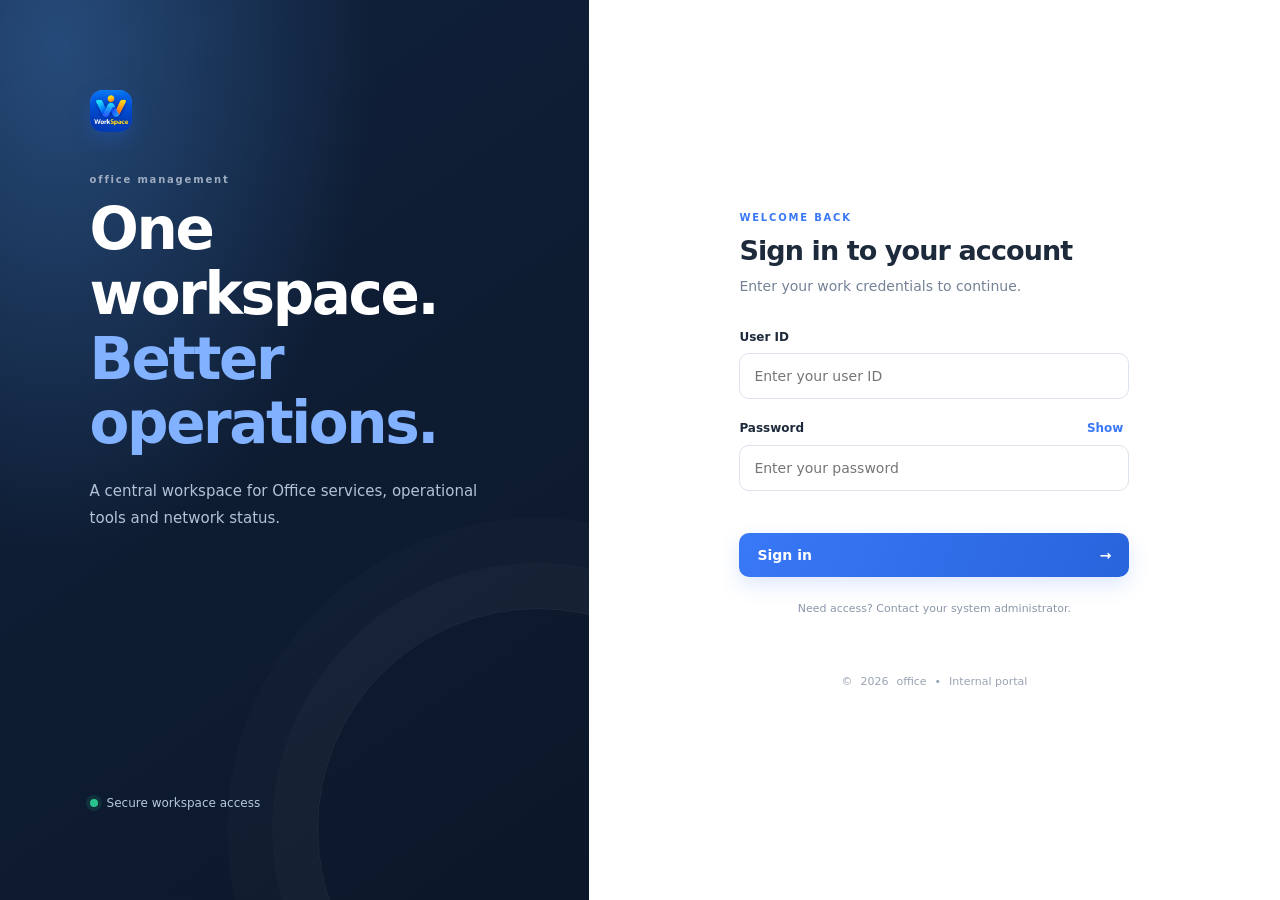
<file: index.html>
<!doctype html>
<html lang="en">
<head>
  <meta charset="utf-8">
  <meta name="viewport" content="width=device-width, initial-scale=1">
  <meta name="theme-color" content="#10213b">
  <title>Sign in | Office Portal</title>
  <link rel="stylesheet" href="./assets/css/main.css">
  <link rel="icon" type="image/png" href="./assets/images/favicon.png">

</head>
<body class="login-page">
  <main class="login-shell">
    <section class="login-brand">
      <img class="brand-mark" src="./assets/images/favicon.png"></img>
      <p class="eyebrow">office management</p>
      <h1>One workspace.<br><span>Better operations.</span></h1>
      <p class="brand-copy">A central workspace for Office services, operational tools and network status.</p>
      <div class="brand-bottom"><span class="status-dot"></span> Secure workspace access</div>
    </section>
    <section class="login-panel">
      <div class="mobile-brand"><div class="brand-mark">T</div><span>Office Portal</span></div>
      <div class="login-card">
        <p class="eyebrow accent">WELCOME BACK</p>
        <h2>Sign in to your account</h2>
        <p class="muted">Enter your work credentials to continue.</p>
        <form id="loginForm">
          <label for="username">User ID</label>
          <input id="username" name="username" autocomplete="username" placeholder="Enter your user ID" required>
          <div class="password-label"><label for="password">Password</label><button class="text-button" type="button" id="togglePassword">Show</button></div>
          <input id="password" name="password" type="password" autocomplete="current-password" placeholder="Enter your password" required>
          <p id="loginMessage" class="form-message" role="status"></p>
          <button class="primary-button full-width" id="loginButton" type="submit">Sign in <span aria-hidden="true">→</span></button>
        </form>
        <p class="login-help">Need access? Contact your system administrator.</p>
      </div>
      <footer class="login-footer">© <span data-year></span> office <span>•</span> Internal portal</footer>
    </section>
  </main>
  <script src="./assets/js/config.js"></script>
  <script src="./assets/js/core/api.js"></script>
  <script src="./assets/js/pages/login.js"></script>
  <script src="./assets/js/core/utils.js"></script>
</body>
</html>
</file>
<file: assets/css/main.css>
:root {
  --navy: #10213b;
  --navy-2: #172d4d;
  --ink: #1d2a3b;
  --muted: #748196;
  --line: #e7ebf2;
  --bg: #f5f7fb;
  --blue: #3978f6;
  --blue-soft: #edf3ff;
  --green: #159a72;
  --green-soft: #e7f7f1;
  --violet: #7a62d3;
  --violet-soft: #f0edff;
  --orange: #d88435;
  --orange-soft: #fff3e6;
  --shadow: 0 18px 50px rgba(22, 42, 75, 0.08);
  font-family: Inter, ui-sans-serif, system-ui, -apple-system,
    BlinkMacSystemFont, "Segoe UI", sans-serif;
}
* {
  box-sizing: border-box;
}
body {
  margin: 0;
  color: var(--ink);
  background: var(--bg);
  font-size: 14px;
}
a {
  color: inherit;
  text-decoration: none;
}
button,
input {
  font: inherit;
}
.muted {
  color: var(--muted);
  line-height: 1.6;
}
.eyebrow {
  font-size: 10px;
  font-weight: 800;
  letter-spacing: 1.8px;
  color: #9eacc1;
  margin: 0 0 12px;
}
.accent {
  color: var(--blue);
}
h1,
h2,
h3,
p {
  margin-top: 0;
}
h1 {
  font-size: clamp(26px, 3vw, 34px);
  letter-spacing: -1.2px;
  margin-bottom: 8px;
}
h2 {
  font-size: 19px;
  letter-spacing: -0.4px;
  margin-bottom: 8px;
}
h3 {
  font-size: 15px;
  margin-bottom: 7px;
}
.brand-mark {
  height: 42px;
  width: 42px;
  border-radius: 13px;
  background: linear-gradient(145deg, #5b94ff, #2864df);
  display: grid;
  place-items: center;
  color: white;
  font-size: 21px;
  font-weight: 800;
  box-shadow: 0 8px 20px #2368e944;
}
.login-page {
  min-height: 100vh;
  background: white;
}
.login-shell {
  min-height: 100vh;
  display: grid;
  grid-template-columns: minmax(300px, 0.92fr) 1.08fr;
}
.login-brand {
  background: radial-gradient(ellipse at 10% 5%, #264b7a 0, transparent 42%),
    linear-gradient(145deg, #10213b, #0c1729);
  padding: clamp(35px, 7vw, 100px);
  color: white;
  display: flex;
  flex-direction: column;
  align-items: flex-start;
  position: relative;
  overflow: hidden;
}
.login-brand:after {
  content: "";
  position: absolute;
  width: 440px;
  height: 440px;
  border: 1px solid #ffffff12;
  border-radius: 50%;
  right: -170px;
  bottom: -150px;
  box-shadow: 0 0 0 45px #ffffff05, 0 0 0 90px #ffffff04;
}
.login-brand .eyebrow {
  margin-top: 42px;
}
.login-brand h1 {
  font-size: clamp(36px, 4.6vw, 58px);
  line-height: 1.12;
  letter-spacing: -2.4px;
  margin: 0 0 22px;
}
.login-brand h1 span {
  color: #82b1ff;
}
.brand-copy {
  color: #b4c2d6;
  max-width: 390px;
  line-height: 1.8;
  font-size: 15px;
}
.brand-bottom {
  margin-top: auto;
  padding-top: 65px;
  color: #b8c9dc;
  font-size: 12px;
  display: flex;
  align-items: center;
  gap: 9px;
}
.status-dot {
  display: inline-block;
  width: 8px;
  height: 8px;
  border-radius: 50%;
  background: #29c58d;
  box-shadow: 0 0 0 4px #29c58d20;
}
.login-panel {
  display: flex;
  flex-direction: column;
  justify-content: center;
  align-items: center;
  padding: 36px;
}
.login-card {
  width: min(100%, 390px);
}
.login-card h2 {
  font-size: 27px;
  letter-spacing: -0.9px;
  margin-bottom: 9px;
}
.login-card > .muted {
  margin-bottom: 32px;
}
.login-card label {
  font-size: 12px;
  font-weight: 700;
  display: block;
  margin-bottom: 9px;
}
.login-card input {
  width: 100%;
  border: 1px solid #dce3ed;
  border-radius: 10px;
  padding: 14px 14px;
  background: #fff;
  outline: none;
  margin-bottom: 21px;
  transition: 0.2s;
}
.login-card input:focus {
  border-color: #6e9cff;
  box-shadow: 0 0 0 4px #3978f612;
}
.password-label {
  display: flex;
  align-items: center;
  justify-content: space-between;
}
.text-button {
  border: 0;
  background: none;
  color: var(--blue);
  font-size: 12px;
  font-weight: 700;
  cursor: pointer;
  margin-bottom: 9px;
}
.primary-button {
  border: 0;
  background: linear-gradient(110deg, #3978f6, #2864dc);
  color: white;
  border-radius: 10px;
  padding: 14px 18px;
  font-weight: 700;
  cursor: pointer;
  box-shadow: 0 8px 20px #3978f62b;
  display: flex;
  justify-content: space-between;
  align-items: center;
}
.primary-button:disabled {
  opacity: 0.65;
  cursor: wait;
}
.full-width {
  width: 100%;
}
.form-message {
  min-height: 18px;
  color: #c44545;
  font-size: 12px;
  margin: -7px 0 10px;
}
.login-help {
  font-size: 11px;
  color: #8b97a9;
  text-align: center;
  margin: 25px 0 0;
}
.login-footer {
  margin-top: 60px;
  color: #99a3b2;
  font-size: 11px;
  display: flex;
  gap: 8px;
  justify-content: center;
  flex-wrap: wrap;
}
.mobile-brand {
  display: none;
}
.app-layout {
  min-height: 100vh;
  display: flex;
}
.sidebar {
  width: 248px;
  background: var(--navy);
  color: #c0ccdc;
  display: flex;
  flex-direction: column;
  padding: 25px 16px 16px;
  flex-shrink: 0;
  min-height: 100vh;
}
.sidebar-brand {
  display: flex;
  align-items: center;
  gap: 11px;
  padding: 0 10px 30px;
  color: white;
  font-weight: 750;
  font-size: 14px;
}
.sidebar-brand .brand-mark {
  height: 36px;
  width: 36px;
  border-radius: 11px;
  font-size: 17px;
}
.brand-sub {
  display: block;
  color: #8296b1;
  font-size: 10px;
  font-weight: 500;
  margin-top: 4px;
}
.nav-caption {
  font-size: 9px;
  letter-spacing: 1.6px;
  color: #7589a5;
  font-weight: 800;
  padding: 8px 12px 12px;
}
.nav-link {
  display: flex;
  align-items: center;
  gap: 12px;
  padding: 12px;
  border-radius: 9px;
  color: #b9c7d9;
  font-size: 12px;
  margin-bottom: 4px;
  transition: 0.15s;
}
.nav-link:hover {
  background: #ffffff0b;
  color: white;
}
.nav-link.active {
  background: #3978f629;
  color: #fff;
  box-shadow: inset 3px 0 #6195ff;
}
.nav-icon {
  width: 18px;
  text-align: center;
  font-size: 16px;
}
.sidebar-spacer {
  flex: 1;
}
.sidebar-support {
  padding: 16px 13px;
  background: #ffffff09;
  border: 1px solid #ffffff12;
  border-radius: 12px;
  margin: 20px 2px;
}
.sidebar-support strong {
  display: block;
  font-size: 12px;
  color: #fff;
  margin-bottom: 6px;
}
.sidebar-support p {
  font-size: 10px;
  line-height: 1.6;
  color: #94a7c0;
  margin: 0;
}
.sidebar-bottom {
  padding: 18px 10px 0;
  color: #7086a2;
  font-size: 10px;
}
.app-main {
  min-width: 0;
  flex: 1;
  display: flex;
  flex-direction: column;
}
.topbar {
  height: 76px;
  background: #fff;
  border-bottom: 1px solid var(--line);
  display: flex;
  align-items: center;
  justify-content: space-between;
  padding: 0 36px;
  gap: 20px;
}
.topbar-left {
  display: flex;
  align-items: center;
  gap: 13px;
}
.topbar-title {
  font-size: 13px;
  font-weight: 750;
}
.topbar-sub {
  font-size: 10px;
  color: #96a1b1;
  margin-top: 4px;
}
.topbar-right {
  display: flex;
  align-items: center;
  gap: 18px;
}
.search-pill {
  background: #f6f8fb;
  border: 1px solid #edf0f5;
  border-radius: 9px;
  padding: 10px 13px;
  color: #97a2b2;
  font-size: 11px;
  min-width: 180px;
}
.profile {
  display: flex;
  align-items: center;
  gap: 10px;
}
.avatar {
  width: 36px;
  height: 36px;
  display: grid;
  place-items: center;
  border-radius: 50%;
  background: #e7efff;
  color: #316bdf;
  font-size: 12px;
  font-weight: 800;
}
.profile-name {
  font-size: 11px;
  font-weight: 750;
}
.profile-role {
  font-size: 10px;
  color: #8995a6;
  margin-top: 4px;
}
.icon-button {
  border: 0;
  background: none;
  color: #758196;
  font-size: 19px;
  cursor: pointer;
}
.page-content {
  padding: 32px 36px 38px;
  flex: 1;
  max-width: 1600px;
  width: 100%;
  margin: 0 auto;
}
.welcome-row {
  display: flex;
  align-items: center;
  justify-content: space-between;
  gap: 20px;
  margin-bottom: 28px;
}
.welcome-row .muted {
  margin: 0;
}
.date-chip {
  border: 1px solid var(--line);
  background: #fff;
  border-radius: 9px;
  padding: 11px 13px;
  color: #65748a;
  font-size: 11px;
  white-space: nowrap;
}
.date-icon {
  font-size: 15px;
  margin-right: 8px;
}
.stat-grid {
  display: grid;
  grid-template-columns: repeat(3, minmax(0, 1fr));
  gap: 17px;
  margin-bottom: 34px;
}
.stat-card,
.content-card,
.module-card {
  background: #fff;
  border: 1px solid var(--line);
  border-radius: 13px;
  box-shadow: 0 4px 16px #203b6105;
}
.stat-card {
  padding: 20px 21px;
}
.stat-top {
  display: flex;
  align-items: center;
  justify-content: space-between;
  margin-bottom: 19px;
}
.stat-icon,
.module-icon {
  width: 38px;
  height: 38px;
  border-radius: 11px;
  display: grid;
  place-items: center;
  font-size: 18px;
  font-weight: 700;
}
.blue {
  background: var(--blue-soft);
  color: var(--blue);
}
.green {
  background: var(--green-soft);
  color: var(--green);
}
.violet {
  background: var(--violet-soft);
  color: var(--violet);
}
.orange {
  background: var(--orange-soft);
  color: var(--orange);
}
.stat-trend {
  font-size: 10px;
  color: #8390a3;
  background: #f7f9fc;
  border-radius: 20px;
  padding: 6px 9px;
}
.stat-label {
  font-size: 11px;
  color: #7c899b;
  margin-bottom: 8px;
}
.stat-card h2 {
  font-size: 26px;
  margin-bottom: 9px;
  letter-spacing: -0.8px;
}
.stat-card h2.role-value {
  font-size: 22px;
}
.stat-foot {
  font-size: 10px;
  color: #8996a8;
  margin: 0;
  display: flex;
  align-items: center;
  gap: 7px;
}
.stat-foot .status-dot {
  width: 6px;
  height: 6px;
  box-shadow: none;
}
.section-heading {
  display: flex;
  align-items: center;
  justify-content: space-between;
  margin-bottom: 16px;
}
.section-heading h2 {
  margin: 0 0 5px;
}
.section-heading p {
  margin: 0;
  font-size: 11px;
}
.section-kicker {
  font-size: 9px;
  letter-spacing: 1.4px;
  color: #9aa5b5;
  font-weight: 800;
}
.module-grid {
  display: grid;
  grid-template-columns: repeat(4, minmax(0, 1fr));
  gap: 14px;
  margin-bottom: 30px;
}
.module-card {
  padding: 18px;
  min-height: 158px;
  display: flex;
  flex-direction: column;
  align-items: flex-start;
  transition: transform 0.2s, border-color 0.2s, box-shadow 0.2s;
  position: relative;
}
.module-card:hover {
  transform: translateY(-3px);
  border-color: #cbd9f6;
  box-shadow: var(--shadow);
}
.module-icon {
  margin-bottom: 17px;
}
.module-card h3 {
  font-size: 13px;
}
.module-card p {
  font-size: 10px;
  line-height: 1.6;
  color: #8490a2;
  margin: 0;
  max-width: 200px;
}
.module-arrow {
  position: absolute;
  right: 16px;
  top: 17px;
  color: #9eabc0;
  font-size: 15px;
}
.bottom-grid {
  display: grid;
  grid-template-columns: 1.35fr 1fr;
  gap: 17px;
}
.content-card {
  padding: 22px;
}
.card-heading {
  display: flex;
  align-items: flex-start;
  justify-content: space-between;
  margin-bottom: 18px;
}
.card-heading h2 {
  font-size: 15px;
  margin-bottom: 5px;
}
.card-heading p {
  font-size: 10px;
  margin: 0;
}
.live-pill {
  font-size: 9px;
  font-weight: 800;
  letter-spacing: 1px;
  color: #8996a8;
  background: #f5f7fb;
  border-radius: 6px;
  padding: 6px 8px;
}
.activity-row {
  display: flex;
  align-items: center;
  gap: 12px;
  padding: 14px 0;
  border-top: 1px solid #f0f2f6;
}
.activity-symbol {
  width: 30px;
  height: 30px;
  border-radius: 9px;
  display: grid;
  place-items: center;
  flex-shrink: 0;
}
.activity-row strong {
  font-size: 11px;
}
.activity-row p {
  font-size: 10px;
  color: #8b97a8;
  margin: 4px 0 0;
}
.activity-row time {
  margin-left: auto;
  color: #9ba6b5;
  font-size: 9px;
  white-space: nowrap;
}
.status-line {
  display: flex;
  justify-content: space-between;
  align-items: center;
  gap: 10px;
  padding: 14px 0;
  border-bottom: 1px solid #f0f2f6;
  font-size: 11px;
  color: #7e8b9e;
}
.status-value {
  font-weight: 700;
  color: #526176;
  display: flex;
  align-items: center;
  gap: 7px;
}
.mini-dot {
  width: 6px;
  height: 6px;
  border-radius: 50%;
  display: inline-block;
}
.green-dot {
  background: #19b986;
}
.amber-dot {
  background: #efa43a;
}
.notice {
  display: flex;
  gap: 10px;
  background: #f5f8ff;
  color: #5275b5;
  padding: 12px;
  border-radius: 9px;
  margin-top: 18px;
  font-size: 12px;
}
.notice p {
  font-size: 10px;
  line-height: 1.6;
  margin: 0;
  color: #6c7f9f;
}
.app-footer {
  padding: 18px 36px;
  border-top: 1px solid var(--line);
  background: #fff;
  color: #9aa4b2;
  font-size: 10px;
  display: flex;
  justify-content: space-between;
  gap: 10px;
}
.app-footer strong {
  color: #65748a;
  font-weight: 650;
}
.placeholder-card {
  margin-top: 22px;
  /*max-width: 720px;*/
  padding: 30px;
}
.placeholder-card p {
  color: #7d899b;
  line-height: 1.7;
}
.menu-toggle {
  display: none;
}
@media (max-width: 1100px) {
  .sidebar {
    width: 218px;
  }
  .page-content {
    padding: 28px 24px;
  }
  .topbar {
    padding: 0 24px;
  }
  .module-grid {
    grid-template-columns: repeat(2, minmax(0, 1fr));
  }
  .bottom-grid {
    grid-template-columns: 1fr;
  }
  .search-pill {
    display: none;
  }
}
@media (max-width: 760px) {
  .login-shell {
    grid-template-columns: 1fr;
  }
  .login-brand {
    display: none;
  }
  .login-panel {
    min-height: 100vh;
    padding: 24px;
  }
  .mobile-brand {
    display: flex;
    align-items: center;
    gap: 10px;
    font-weight: 750;
    margin-bottom: auto;
    width: min(100%, 390px);
    padding-top: 10px;
  }
  .mobile-brand .brand-mark {
    width: 34px;
    height: 34px;
    font-size: 17px;
  }
  .login-card {
    margin: auto 0;
    padding: 42px 0;
  }
  .login-footer {
    margin-top: auto;
    padding-bottom: 10px;
  }
  .sidebar {
    position: fixed;
    z-index: 20;
    left: -260px;
    top: 0;
    bottom: 0;
    transition: left 0.22s;
    box-shadow: var(--shadow);
  }
  .sidebar.open {
    left: 0;
  }
  .app-main {
    width: 100%;
  }
  .topbar {
    height: 66px;
    padding: 0 17px;
  }
  .menu-toggle {
    display: inline-block;
  }
  .topbar-sub {
    display: none;
  }
  .topbar-right {
    gap: 10px;
  }
  .profile-name,
  .profile-role {
    display: none;
  }
  .page-content {
    padding: 25px 17px;
  }
  .welcome-row {
    align-items: flex-start;
    flex-direction: column;
  }
  .date-chip {
    align-self: flex-start;
  }
  .stat-grid {
    grid-template-columns: 1fr;
    gap: 11px;
  }
  .stat-card {
    padding: 17px;
  }
  .stat-top {
    margin-bottom: 13px;
  }
  .module-grid {
    gap: 10px;
  }
  .module-card {
    padding: 14px;
    min-height: 155px;
  }
  .bottom-grid {
    gap: 12px;
  }
  .content-card {
    padding: 17px;
  }
  .activity-row time {
    display: none;
  }
  .app-footer {
    padding: 16px 17px;
    flex-direction: column;
  }
  .section-kicker {
    display: none;
  }
}
@media (max-width: 380px) {
  .module-grid {
    grid-template-columns: 1fr;
  }
  .module-card {
    min-height: 130px;
  }
  .topbar-title {
    font-size: 12px;
  }
}
</file>
<file: assets/css/dashboard-employees.css>
/* Additional styling for the employee live-data section on the dashboard. */
.employee-live-grid {
  display: grid;
  grid-template-columns: minmax(0, 1fr) minmax(0, 1fr);
  gap: 18px;
  margin: 22px 0;
}
.employee-metric-grid {
  display: grid;
  grid-template-columns: repeat(2, minmax(0, 1fr));
  gap: 12px;
  margin: 20px 0 14px;
}
.employee-metric {
  display: flex;
  flex-direction: column;
  gap: 7px;
  padding: 15px;
  border: 1px solid rgba(120, 140, 170, .2);
  border-radius: 13px;
  background: rgba(120, 140, 170, .055);
}
.employee-metric span { font-size: .82rem; color: var(--muted, #667085); }
.employee-metric strong { font-size: clamp(1.45rem, 2.4vw, 2rem); line-height: 1.1; color: var(--text, #10213b); }
.employee-live-footer { display: flex; justify-content: space-between; align-items: center; flex-wrap: wrap; gap: 10px; font-size: .78rem; color: var(--muted, #667085); }
.refresh-button { border: 1px solid rgba(80, 110, 160, .35); border-radius: 9px; padding: 8px 11px; background: transparent; color: inherit; font: inherit; cursor: pointer; }
.refresh-button:disabled { opacity: .6; cursor: wait; }
.live-indicator { display: inline-block; width: 7px; height: 7px; margin-right: 5px; border-radius: 50%; background: #16a34a; box-shadow: 0 0 0 3px rgba(22, 163, 74, .13); }
.live-status-text { font-size: clamp(1.15rem, 2vw, 1.65rem) !important; }
.employee-dot-success { background: #16a34a !important; }
.employee-dot-error { background: #dc2626 !important; }
.employee-live-error { margin-top: 12px; padding: 10px 12px; border-radius: 9px; background: rgba(220, 38, 38, .08); color: #b91c1c; font-size: .84rem; }
.employee-preview-table-wrap { overflow-x: auto; }
.employee-preview-table { width: 100%; border-collapse: collapse; text-align: left; }
.employee-preview-table th, .employee-preview-table td { padding: 12px 9px; border-bottom: 1px solid rgba(120, 140, 170, .18); font-size: .86rem; }
.employee-preview-table th { font-weight: 650; color: var(--muted, #667085); white-space: nowrap; }
.employee-preview-table td:first-child { font-weight: 600; }
.employee-empty { text-align: center; padding: 24px 8px !important; color: var(--muted, #667085); }
.employee-preview-note { margin: 12px 0 0; font-size: .78rem; color: var(--muted, #667085); }
.text-link, .activity-link { color: var(--accent, #315bd6); text-decoration: none; font-weight: 600; white-space: nowrap; }
.text-link:hover, .activity-link:hover { text-decoration: underline; }
@media (max-width: 900px) { .employee-live-grid { grid-template-columns: 1fr; } }
@media (max-width: 520px) { .employee-metric-grid { gap: 8px; } .employee-metric { padding: 12px; } .employee-live-footer { align-items: flex-start; } }
</file>
<file: assets/css/employee-details.css>
/* Employee Details module styles. Kept separate to avoid changing existing portal-wide components. */
.employee-page { max-width: 1600px; }
.employee-welcome { align-items: center; }
.employee-count-chip { display:flex; align-items:center; gap:9px; background:#fff; border:1px solid var(--line); border-radius:999px; padding:11px 15px; color:#64748b; font-size:12px; white-space:nowrap; }
.employee-count-dot { width:8px; height:8px; border-radius:50%; background:#19b986; box-shadow:0 0 0 4px #19b98618; }
.employee-panel { padding:0; overflow:hidden; }
.employee-tabs { display:flex; gap:6px; padding:13px 22px 0; border-bottom:1px solid var(--line); background:#fcfdff; }
.employee-tab { display:flex; align-items:center; gap:9px; border:0; border-bottom:3px solid transparent; background:transparent; padding:15px 17px 14px; color:#718096; font:inherit; font-weight:700; cursor:pointer; margin-bottom:-1px; transition:.18s; }
.employee-tab:hover { color:var(--blue); }
.employee-tab.active { color:var(--blue); border-bottom-color:var(--blue); }
.employee-tab-icon { font-size:18px; line-height:1; }
.employee-tab-count { display:inline-grid; place-items:center; min-width:22px; height:22px; padding:0 6px; border-radius:7px; background:#edf3ff; color:#3978f6; font-size:10px; }
.employee-tab-panel { padding:28px; }
.employee-tab-panel[hidden], .employee-modal-backdrop[hidden], .employee-toast[hidden] { display:none !important; }
.employee-section-heading { display:flex; align-items:center; justify-content:space-between; gap:18px; margin-bottom:25px; }
.employee-section-heading h2 { font-size:19px; margin:0 0 6px; letter-spacing:-.45px; }
.employee-section-heading p { margin:0; font-size:12px; }
.employee-form-step { display:flex; align-items:center; gap:9px; padding:8px 12px; border:1px solid #e5edfc; border-radius:9px; background:#f8faff; color:#647aa1; font-size:11px; font-weight:700; white-space:nowrap; }
.step-number { display:grid; place-items:center; width:23px; height:23px; border-radius:7px; background:#3978f6; color:#fff; }
.required-star { color:#df5a61; }
.employee-form-grid { display:grid; grid-template-columns:repeat(2,minmax(0,1fr)); gap:22px 20px; }
.employee-field { position:relative; min-width:0; border:0; padding:0; margin:0; }
.employee-field > input:not([type=radio]), .employee-field > textarea { width:100%; min-height:56px; border:1px solid #dce4ef; border-radius:11px; background:#fff; color:#1d2a3b; outline:none; padding:22px 14px 9px; font:inherit; font-size:14px; transition:border-color .18s,box-shadow .18s,background .18s; }
.employee-field > textarea { resize:vertical; min-height:100px; padding-top:25px; line-height:1.6; }
.employee-field > input:focus, .employee-field > textarea:focus { border-color:#6e9cff; box-shadow:0 0 0 4px #3978f612; }
.employee-field > input:focus + label, .employee-field > input:not(:placeholder-shown) + label, .employee-field > textarea:focus + label, .employee-field > textarea:not(:placeholder-shown) + label { top:-9px; transform:none; font-size:14px;font-weight: 800;background: #fff; color:var(--blue); }
.employee-field > label { position:absolute; z-index:1; top:18px; left:14px; color:#8390a3; font-size:14px; pointer-events:none; transition:all .16s ease; }
.employee-field-wide { grid-column:1 / -1; }
.employee-gender-field { min-height:56px; }
.employee-gender-field legend { padding:0; margin:0 0 10px; color:#68778c; font-size:11px; font-weight:700; }
.gender-options { display:flex; gap:10px; flex-wrap:wrap; }
.gender-option { display:flex; align-items:center; gap:8px; min-width:96px; padding:12px 13px; border:1px solid #dce4ef; border-radius:10px; color:#5c6b80; cursor:pointer; font-size:12px; transition:.18s; }
.gender-option:has(input:checked) { border-color:#7ca3ff; background:#f3f7ff; color:#2e68dd; }
.gender-option input { position:absolute; opacity:0; width:1px; height:1px; }
.gender-radio { width:15px; height:15px; border:1.5px solid #b7c2d2; border-radius:50%; display:inline-block; position:relative; }
.gender-option input:checked + .gender-radio { border-color:#3978f6; }
.gender-option input:checked + .gender-radio:after { content:""; position:absolute; width:7px; height:7px; left:3px; top:3px; background:#3978f6; border-radius:50%; }
.gender-option input:focus-visible + .gender-radio { outline:3px solid #3978f633; }
.field-hint { display:block; color:#9aa5b5; font-size:10px; margin:6px 2px 0; }
.field-error { display:block; min-height:0; color:#c44545; font-size:11px; margin:5px 2px 0; }
.employee-field.invalid > input, .employee-field.invalid > textarea { border-color:#d95b62; background:#fffafb; }
.employee-form-footer { display:flex; align-items:center; justify-content:space-between; gap:18px; margin-top:30px; padding-top:21px; border-top:1px solid #eef1f6; }
.employee-privacy-note { color:#8b97a9; font-size:11px; margin:0; }
.employee-privacy-note span { color:#7e9ce0; margin-right:5px; }
.employee-form-actions, .employee-modal-actions { display:flex; align-items:center; gap:9px; flex-wrap:wrap; }
.employee-btn { display:inline-flex; align-items:center; justify-content:center; gap:8px; min-height:41px; border:1px solid transparent; border-radius:9px; padding:10px 15px; font:inherit; font-size:12px; font-weight:750; cursor:pointer; transition:transform .15s,box-shadow .15s,background .15s; }
.employee-btn:hover { transform:translateY(-1px); }
.employee-btn:focus-visible, .employee-tab:focus-visible, .sort-button:focus-visible { outline:3px solid #3978f633; outline-offset:2px; }
.employee-btn-primary { color:#fff; background:linear-gradient(110deg,#3978f6,#2864dc); box-shadow:0 6px 15px #3978f624; }
.employee-btn-primary:hover { box-shadow:0 9px 20px #3978f635; }
.employee-btn-outline { color:#3978f6; background:#fff; border-color:#cfddf8; }
.employee-btn-outline:hover { background:#f5f8ff; }
.employee-btn-light { color:#64748b; background:#f7f9fc; border-color:#e6ebf2; }
.employee-btn-light:hover { background:#eef2f8; }
.employee-btn-danger { color:#fff; background:#d94d57; box-shadow:0 7px 18px #d94d5726; }
.employee-list-heading { margin-bottom:20px; }
.employee-search { display:flex; align-items:center; gap:8px; width:min(100%,310px); border:1px solid #dfe6f0; border-radius:10px; padding:0 10px; background:#fff; color:#98a4b5; }
.employee-search > span { font-size:20px; }
.employee-search input { min-width:0; width:100%; border:0; outline:0; padding:12px 0; color:#26364c; background:transparent; font:inherit; font-size:12px; }
.employee-search kbd { font-size:9px; white-space:nowrap; padding:4px 5px; border:1px solid #e5e9f0; border-radius:4px; color:#9aa5b5; }
.employee-table-wrap { width:100%; overflow-x:auto; border:1px solid #e8edf4; border-radius:11px; }
.employee-table { width:100%; border-collapse:separate; border-spacing:0; min-width:990px; font-size:11px; }
.employee-table thead { background:#f8faff; }
.employee-table th { padding:0; border-bottom:1px solid #e6ebf2; text-align:left; color:#728096; font-size:10px; font-weight:800; white-space:nowrap; }
.sort-button { display:flex; align-items:center; gap:7px; width:100%; border:0; background:transparent; padding:15px 13px; color:inherit; font:inherit; font-weight:800; text-align:left; cursor:pointer; }
.sort-button:hover { color:#3978f6; }
.sort-mark { color:#a5b0c0; font-size:13px; }
.sort-button[aria-sort="ascending"] .sort-mark, .sort-button[aria-sort="descending"] .sort-mark { color:#3978f6; }
.employee-table td { padding:14px 13px; border-bottom:1px solid #f0f2f6; color:#5c6b80; vertical-align:middle; max-width:220px; }
.employee-table tbody tr:last-child td { border-bottom:0; }
.employee-table tbody tr:hover { background:#fbfcff; }
.employee-name-cell { color:#26364c !important; font-weight:750; }
.employee-name-cell small { display:block; margin-top:4px; color:#9aa5b5; font-weight:500; font-size:9px; }
.employee-email-cell { overflow-wrap:anywhere; }
.employee-actions-heading { text-align:right !important; padding-right:16px !important; }
.employee-row-actions { display:flex; justify-content:flex-end; gap:6px; }
.employee-icon-btn { width:31px; height:31px; display:inline-grid; place-items:center; border:1px solid #e4eaf2; border-radius:8px; background:#fff; color:#6c7b90; font-size:14px; cursor:pointer; }
.employee-icon-btn:hover { border-color:#c8d8fb; color:#3978f6; background:#f6f9ff; }
.employee-icon-btn.delete:hover { color:#d94d57; border-color:#f3c8cb; background:#fff7f7; }
.employee-empty-state { display:flex; flex-direction:column; align-items:center; text-align:center; padding:42px 20px; color:#68778c; }
.employee-empty-state[hidden] { display:none; }
.empty-state-icon { display:grid; place-items:center; width:47px; height:47px; border-radius:14px; background:#edf3ff; color:#3978f6; font-size:23px; margin-bottom:13px; }
.employee-empty-state strong { color:#334155; font-size:13px; }
.employee-empty-state p { color:#8995a6; font-size:11px; margin:7px 0 16px; }
.employee-table-footer { display:flex; align-items:center; justify-content:space-between; gap:15px; padding-top:17px; }
.employee-page-size { display:flex; align-items:center; gap:9px; color:#8b97a9; font-size:10px; }
.employee-page-size select { border:1px solid #e1e7f0; border-radius:7px; background:#fff; padding:7px 8px; color:#526176; font:inherit; }
#tableSummary { margin-left:7px; }
.employee-pagination { display:flex; align-items:center; justify-content:flex-end; gap:5px; }
.employee-page-btn { min-width:30px; height:30px; border:1px solid #e2e8f1; border-radius:7px; background:#fff; color:#7b8798; font-size:11px; cursor:pointer; }
.employee-page-btn:hover:not(:disabled), .employee-page-btn.active { background:#3978f6; border-color:#3978f6; color:#fff; }
.employee-page-btn:disabled { opacity:.35; cursor:not-allowed; }
.employee-footnote { color:#9aa5b5; font-size:10px; margin:15px 3px 0; }
.employee-modal-backdrop { position:fixed; z-index:1000; inset:0; display:grid; place-items:center; padding:20px; background:rgba(12,25,45,.52); backdrop-filter:blur(5px); animation:employeeFadeIn .16s ease; }
.employee-modal { width:min(100%,720px); max-height:min(90vh,850px); overflow:auto; padding:27px; border:1px solid #ffffffa8; border-radius:18px; background:#fff; box-shadow:0 28px 80px #09172b45; animation:employeeModalIn .2s ease; }
.employee-modal-header { display:flex; align-items:flex-start; justify-content:space-between; gap:20px; }
.employee-modal-header .eyebrow { margin-bottom:7px; }
.employee-modal-header h2 { margin:0; font-size:21px; }
.employee-modal-close { display:grid; place-items:center; width:34px; height:34px; border:0; border-radius:9px; background:#f5f7fb; color:#6f7c90; font-size:24px; cursor:pointer; }
.preview-intro { margin:10px 0 21px; font-size:12px; }
.preview-record { display:grid; grid-template-columns:repeat(2,minmax(0,1fr)); gap:0 20px; border:1px solid #e8edf4; border-radius:12px; overflow:hidden; }
.preview-item { padding:14px 16px; border-bottom:1px solid #eef1f6; min-width:0; }
.preview-item:nth-child(odd) { background:#fbfcff; }
.preview-item-wide { grid-column:1/-1; }
.preview-label { color:#96a1b1; text-transform:uppercase; letter-spacing:.7px; font-size:9px; font-weight:800; margin-bottom:6px; }
.preview-value { color:#34445b; font-size:12px; line-height:1.6; overflow-wrap:anywhere; white-space:pre-wrap; }
.employee-modal-actions { justify-content:flex-end; margin-top:22px; }
.employee-confirm-modal { width:min(100%,430px); text-align:center; padding:33px; }
.employee-confirm-icon { width:50px; height:50px; display:grid; place-items:center; margin:0 auto 15px; border-radius:50%; background:#fff3e6; color:#d88435; font-size:25px; font-weight:800; }
.employee-confirm-modal h2 { margin-bottom:8px; }
.employee-confirm-modal p { color:#7b8798; font-size:12px; line-height:1.7; }
.employee-modal-actions-center { justify-content:center; }
.employee-toast { position:fixed; z-index:1100; right:24px; top:24px; display:flex; align-items:center; gap:13px; width:min(420px,calc(100vw - 30px)); padding:15px 15px; border:1px solid #d8f0e6; border-radius:13px; background:#fff; box-shadow:0 18px 55px #18395a20; animation:employeeToastIn .3s cubic-bezier(.2,.8,.2,1); }
.toast-check { width:39px; height:39px; flex:0 0 39px; display:grid; place-items:center; border-radius:50%; background:#e7f7f1; }
.toast-check svg { width:30px; height:30px; stroke:#159a72; stroke-width:3; stroke-linecap:round; stroke-linejoin:round; }
.toast-check circle { stroke-dasharray:151; stroke-dashoffset:151; animation:employeeCircle .45s ease forwards; }
.toast-check path { stroke-dasharray:40; stroke-dashoffset:40; animation:employeeCheck .35s .35s ease forwards; }
.employee-toast strong { display:block; color:#25364b; font-size:12px; margin-bottom:4px; }
.employee-toast p { color:#7d899b; font-size:11px; margin:0; line-height:1.5; }
.employee-toast > button { margin-left:auto; align-self:flex-start; border:0; background:transparent; color:#9aa5b5; font-size:20px; cursor:pointer; }
@keyframes employeeFadeIn { from{opacity:0} to{opacity:1} }
@keyframes employeeModalIn { from{opacity:0;transform:translateY(10px) scale(.985)} to{opacity:1;transform:translateY(0) scale(1)} }
@keyframes employeeToastIn { from{opacity:0;transform:translateY(12px)} to{opacity:1;transform:translateY(0)} }
@keyframes employeeCircle { to{stroke-dashoffset:0} }
@keyframes employeeCheck { to{stroke-dashoffset:0} }
@media (prefers-reduced-motion:reduce) { .employee-modal-backdrop,.employee-modal,.employee-toast,.toast-check svg * { animation:none !important; transition:none !important; } }
@media (max-width:900px) { .employee-tab-panel{padding:22px}.employee-form-footer{align-items:flex-start;flex-direction:column}.employee-form-actions{width:100%;justify-content:flex-end}.employee-section-heading{align-items:flex-start;flex-direction:column}.employee-search{width:100%;max-width:none}.employee-form-step{display:none} }
@media (max-width:600px) { .employee-tabs{padding-left:10px;padding-right:10px}.employee-tab{padding:14px 10px;font-size:11px}.employee-tab-panel{padding:17px}.employee-form-grid{grid-template-columns:1fr;gap:20px}.employee-field-wide{grid-column:auto}.employee-form-actions{display:grid;grid-template-columns:1fr 1fr}.employee-form-actions .employee-btn-primary{grid-column:1/-1;grid-row:1}.employee-form-actions .employee-btn-light{grid-column:1;grid-row:2}.employee-form-actions .employee-btn-outline{grid-column:2;grid-row:2}.employee-table-footer{align-items:flex-start;flex-direction:column}.employee-pagination{width:100%;justify-content:flex-start;flex-wrap:wrap}.employee-page-size{flex-wrap:wrap}.preview-record{grid-template-columns:1fr}.preview-item-wide{grid-column:auto}.employee-modal{padding:20px}.employee-modal-actions{display:grid;grid-template-columns:1fr}.employee-modal-actions .employee-btn{width:100%}.employee-count-chip{align-self:flex-start} }
</file>
<file: assets/css/employee-report.css>
.report-page{max-width:1600px;margin:0 auto}.report-heading{display:flex;align-items:center;justify-content:space-between;gap:20px;margin-bottom:24px}.report-heading h1{margin:4px 0 8px;font-size:clamp(1.7rem,3vw,2.35rem);letter-spacing:-.035em}.report-heading .muted,.report-card .muted{color:var(--text-muted,#778196);margin:0}.report-count{display:flex;align-items:center;gap:9px;white-space:nowrap;padding:11px 15px;border:1px solid var(--border-color,#e2e8f0);border-radius:999px;background:var(--card-bg,#fff);font-size:.88rem;font-weight:650}.count-dot{width:8px;height:8px;border-radius:50%;background:#0f9f83}.report-card{margin-bottom:22px;padding:clamp(18px,2.4vw,28px);border:1px solid var(--border-color,#e5eaf1);border-radius:18px;background:var(--card-bg,#fff);box-shadow:0 8px 28px rgba(30,50,80,.045)}.report-card-title>div{display:flex;align-items:center;gap:13px;margin-bottom:23px}.report-icon{display:grid;place-items:center;width:42px;height:42px;border-radius:13px;background:#eaf2ff;color:#245fbe;font-size:1.7rem}.report-card h2{font-size:1.12rem;margin:0 0 5px}.report-filters{display:grid;grid-template-columns:1.5fr .75fr 1fr auto;gap:16px;align-items:end}.report-field{display:flex;flex-direction:column;gap:8px;min-width:0}.report-field>span{font-size:.83rem;font-weight:650;color:var(--text-color,#344054)}.report-field input,.report-field select{width:100%;height:45px;border:1px solid var(--border-color,#d6deea);border-radius:10px;padding:0 12px;background:var(--input-bg,#fff);color:var(--text-color,#273348);font:inherit;outline:none}.report-field input:focus,.report-field select:focus{border-color:#4382e8;box-shadow:0 0 0 3px rgba(67,130,232,.13)}.report-filter-actions{display:flex;gap:8px}.report-btn{border:0;border-radius:10px;padding:12px 15px;font:inherit;font-size:.84rem;font-weight:700;white-space:nowrap;cursor:pointer;transition:transform .15s,opacity .15s}.report-btn:hover:not(:disabled){transform:translateY(-1px)}.report-btn:disabled{opacity:.45;cursor:not-allowed}.report-btn-primary{background:#245fbe;color:#fff}.report-btn-secondary{background:#f0f3f8;color:#344054}.report-hint{font-size:.78rem;color:var(--text-muted,#778196);margin:17px 0 0}.results-toolbar{display:flex;align-items:center;justify-content:space-between;gap:16px;margin-bottom:18px}.results-toolbar h2{margin:0 0 5px;font-size:1.12rem}.results-toolbar p{font-size:.84rem}.export-actions{display:flex;gap:9px;flex-wrap:wrap}.report-btn-export{background:#eef5ff;color:#2058a8;border:1px solid #d8e7ff}.report-status{padding:15px 16px;border-radius:11px;background:#f5f8fc;color:#5b6678;font-size:.88rem}.report-status.error{background:#fff1f0;color:#a52822}.report-status.success{background:#eaf8f1;color:#176a4b}.report-table-wrap{width:100%;overflow:auto;border:1px solid var(--border-color,#e3e8f0);border-radius:12px}.report-table{width:100%;border-collapse:separate;border-spacing:0;font-size:.82rem;white-space:nowrap}.report-table th{background:#f5f7fb;color:#4c5a70;text-align:left;font-size:.76rem;font-weight:750}.report-table th,.report-table td{padding:13px 14px;border-bottom:1px solid var(--border-color,#e8edf3);vertical-align:top}.report-table tbody tr:last-child td{border-bottom:0}.report-table tbody tr:hover{background:#f8fbff}.report-table th button{border:0;background:none;color:inherit;font:inherit;cursor:pointer;padding:0}.report-table th button span{color:#8793a6;margin-left:4px}.report-empty{text-align:center;padding:45px 20px;color:var(--text-muted,#778196)}.report-empty>span{display:block;font-size:2.2rem;color:#8ba8d9;margin-bottom:8px}.report-empty strong{display:block;color:var(--text-color,#344054);margin-bottom:6px}.report-empty p{margin:0;font-size:.86rem}.report-footnote{font-size:.77rem;color:var(--text-muted,#778196);margin:4px 2px 24px}.report-btn:focus-visible,.report-table th button:focus-visible{outline:3px solid #8db8ff;outline-offset:2px}@media(max-width:1100px){.report-filters{grid-template-columns:repeat(2,minmax(0,1fr))}.report-filter-actions{grid-column:1/-1}}@media(max-width:650px){.report-heading,.results-toolbar{align-items:flex-start;flex-direction:column}.report-count{align-self:flex-start}.report-filters{grid-template-columns:1fr}.report-filter-actions{grid-column:auto;flex-wrap:wrap}.report-filter-actions .report-btn{flex:1}.export-actions{width:100%}.export-actions .report-btn{flex:1}.report-card{padding:17px}}
</file>
